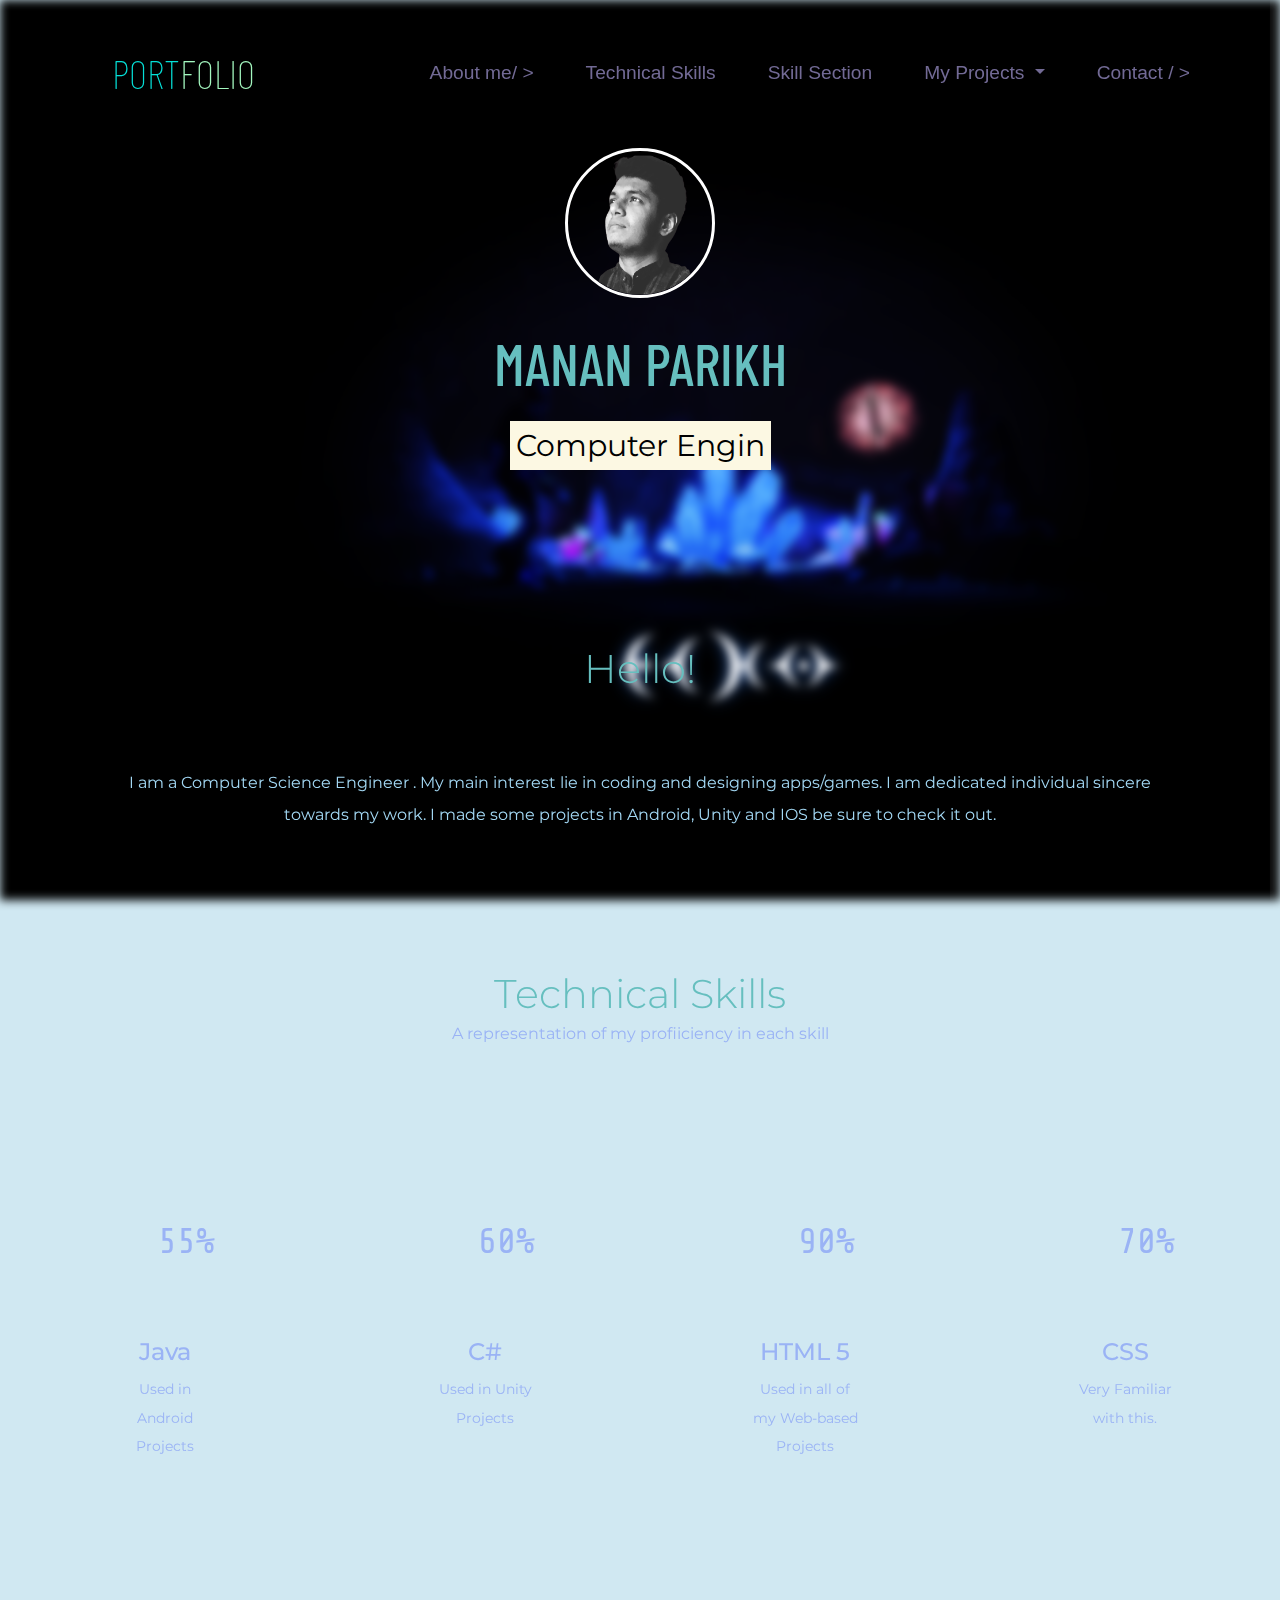
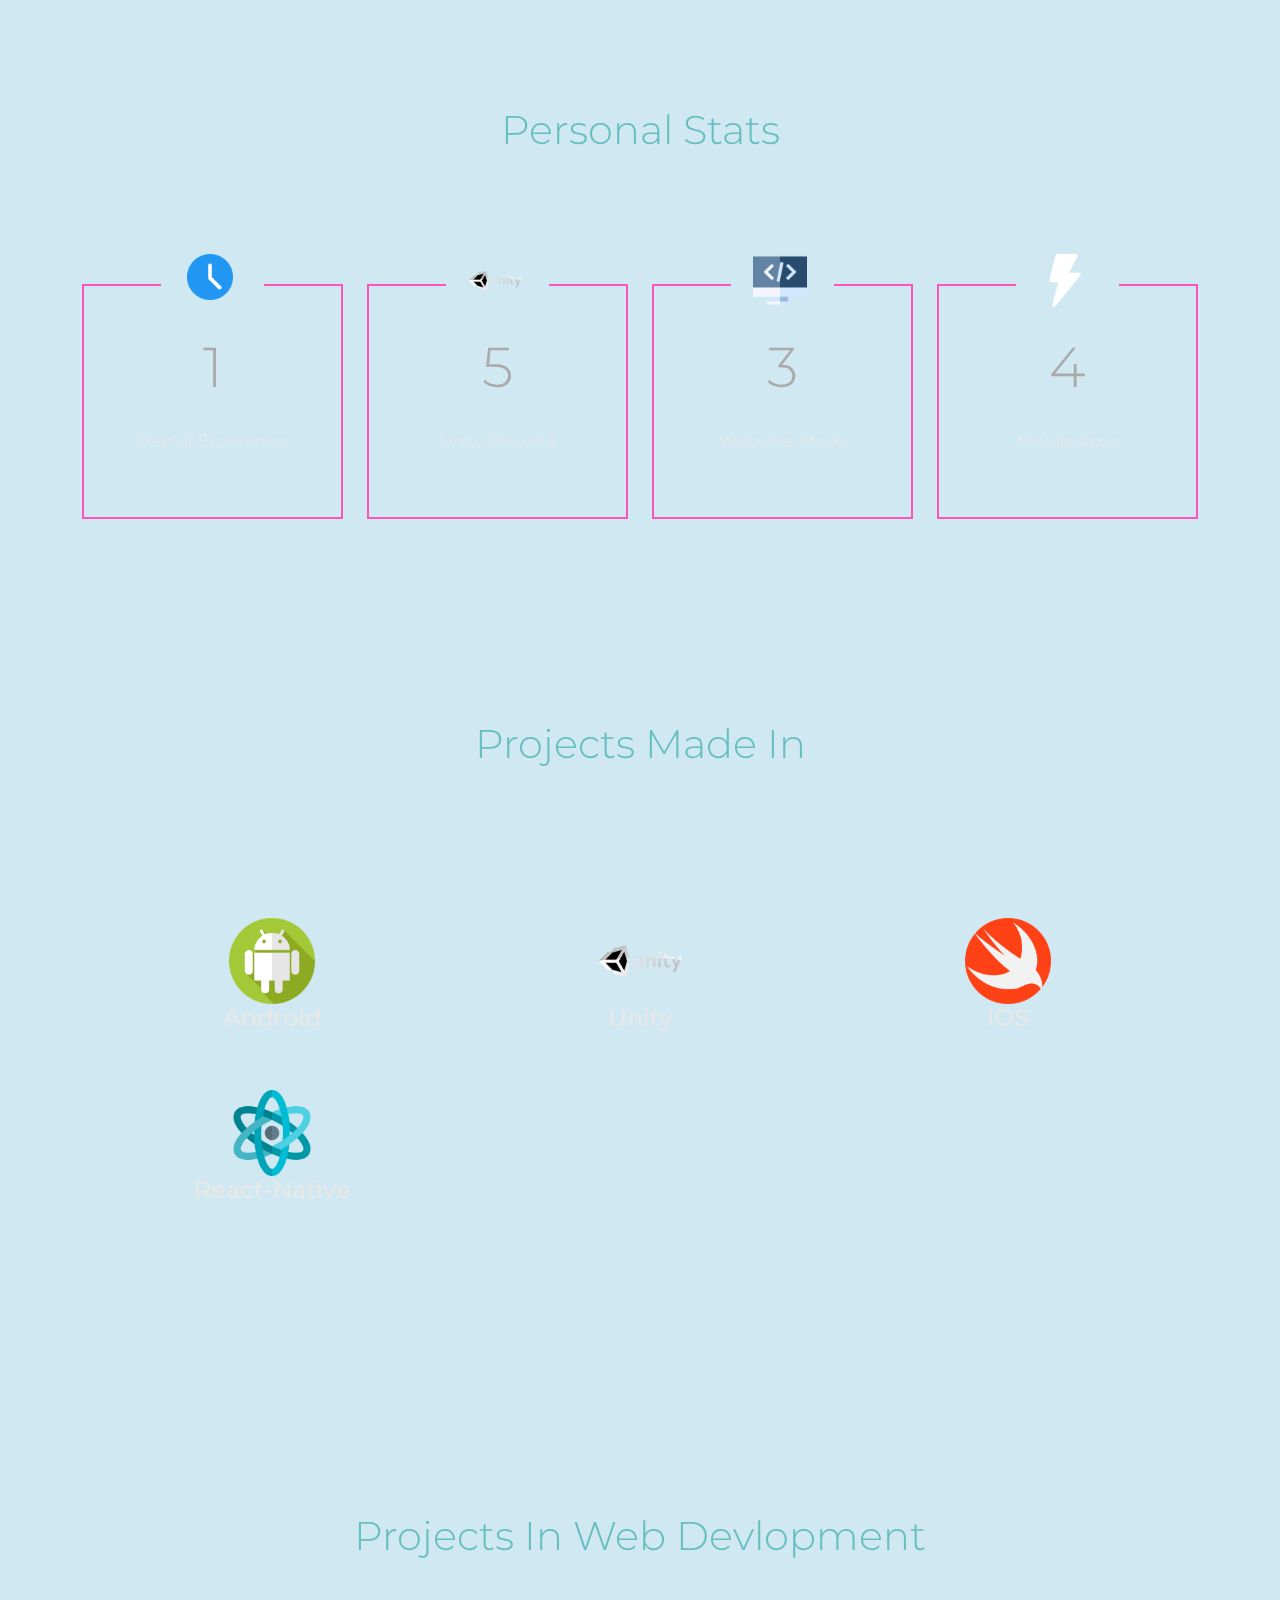
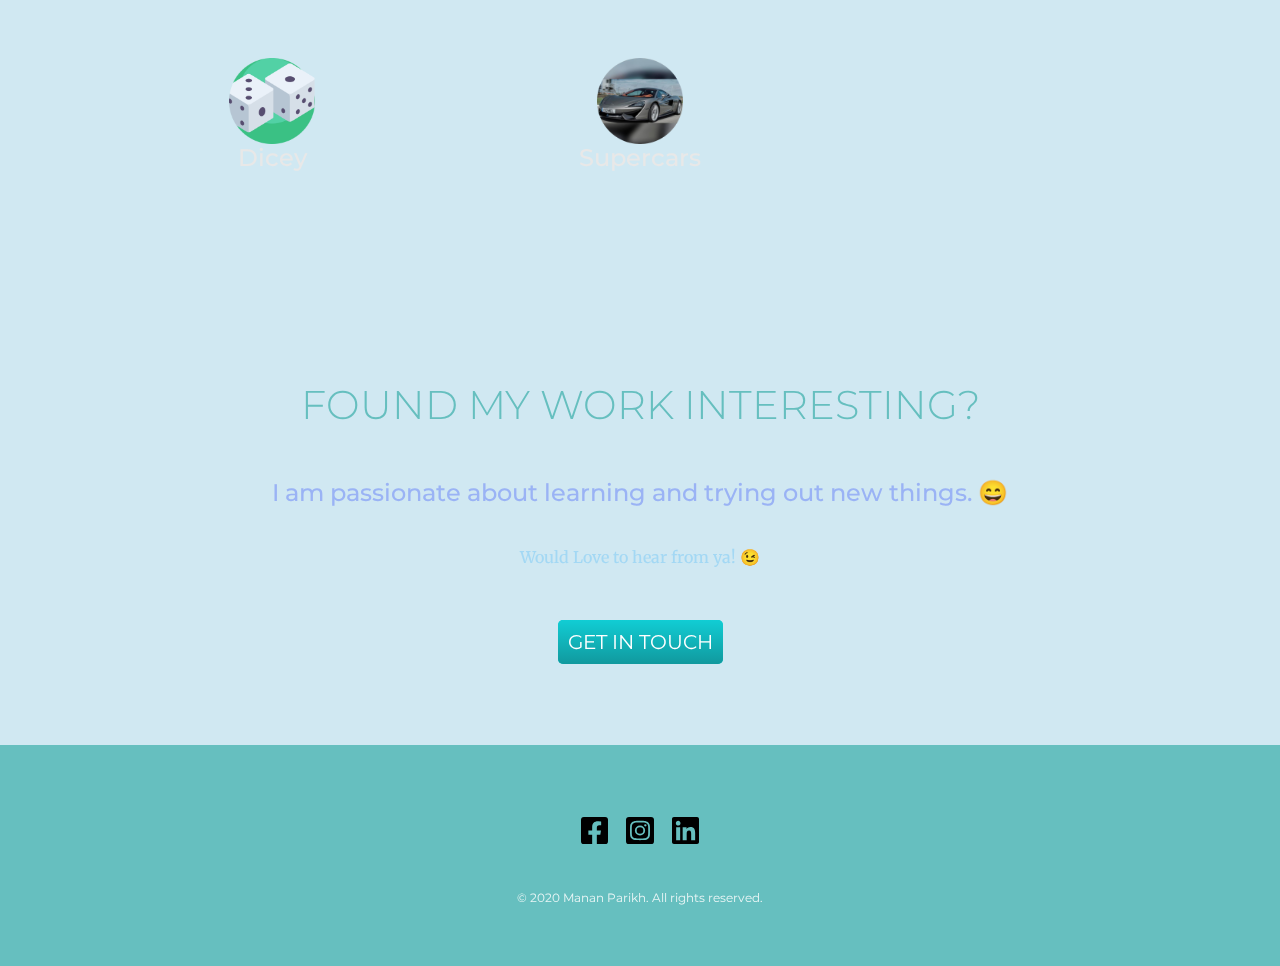
<file: index.html>
<html>
<head>
  <meta charset="UTF-8">
  <meta name="viewport" content="width=device-width, initial-scale=1.0">
  <title>Manan Parikh</title>
  <link rel="stylesheet" href="css/bootstrap.min.css">
    <link rel="stylesheet" href="css/styles.css">
    <link rel="stylesheet" href="css/owl.carousel.min.css">
  <link rel="icon" href="favicon.ico">


</head>
<body>

    <div class="style">

<div id="progressbar"></div>
<div id="scrollpath"></div>
  <section class="container-fluid" >



  <nav class="navbar  navbar-expand-lg  navbar-dark  " style="">

<a class="navbar-brand mb-0 ms-5 brand1" href="#" style="color:#a3f7bf;"><span>PORT</span>FOLIO</a>
    <button class="navbar-toggler" type="button" data-bs-toggle="collapse" data-bs-target="#navbarSupportedContent" aria-controls="navbarSupportedContent" aria-expanded="false" aria-label="Toggle navigation">
      <span class="navbar-toggler-icon"></span>
    </button>

    <div class="collapse navbar-collapse" id="navbarSupportedContent">
    <ul class="navbar-nav   ms-auto ">
        <li class="nav-item ">
            <a class="nav-link" href="#about" style="color:#726a95;">About me/ &gt</a>
        </li>
        <li class="nav-item ">
            <a class="nav-link" href="#skills1" style="color:#726a95;">Technical Skills</a>
        </li>
        <li class="nav-item ">
            <a class="nav-link" href="#skillsect" style="color:#726a95;">Skill Section</a>
        </li>
        <li class="nav-item dropdown">
         <a class="nav-link dropdown-toggle" href="" id="navbarDropdown" role="button" data-bs-toggle="dropdown" aria-expanded="false" style="color:#726a95;">
           My Projects
         </a>
         <ul class="dropdown-menu" aria-labelledby="navbarDropdown">
           <li><a class="dropdown-item" href="android.html" style="color:#4c4c4c;">Android Projects</a></li>
           <li><hr class="dropdown-divider"></li>
           <li><a class="dropdown-item" href="gamedev.html" style="color:#4c4c4c;">Unity Projects</a></li>
           <li><hr class="dropdown-divider"></li>
           <li><a class="dropdown-item" href="iosdev.html" style="color:#4c4c4c;">IOS Projects</a></li>
           <li><hr class="dropdown-divider"></li>
           <li><a class="dropdown-item" href="react-native.html" style="color:#4c4c4c;">React-Native </a></li>
         </ul>
       </li>

        <li class="nav-item ">
            <a class="nav-link" href="#contactme1" style="color:#726a95;">Contact / &gt</a>
        </li>
    </ul>
    </div>
  </nav>
  <img src="images/headpro1.png" alt="manan-parikh" width="15%" class="profile">


  <h1 class="head " style="">MANAN PARIKH </h1>
<span>
      <h2 style="" id="title2"><mark></mark></h2>
</span>
      <hr>
      <div id="about">
      <h2 style=" font-size: 40px;" >Hello!</h2>
      <br>
        <p class="about-info">I am a Computer Science Engineer .
          My main interest lie in coding and designing apps/games. I am dedicated individual sincere towards my work.
           I made some projects in Android, Unity and IOS be sure to check it out.

      </p>
      </div>



</section>
<hr>
  </div>
  <div class="skills1" id="skills1">
    <h2 class="tech">Technical Skills</h2>
    <p>A representation of my profiiciency in each skill</p>

<div class="row" >
  <div class="owl-carousel owl-theme ">
      <div class="skill"><span class="chart" data-percent="55%"><span class="percent">55</span>
<canvas id="canvas" width="152" height="152"></canvas>
      </span>
      <h4>Java</h4>
      <p>Used in Android Projects</p>
</div>
<div class="skill"><span class="chart" data-percent="50%"><span class="percent">60</span>
<canvas id="canvas" width="152" height="152"></canvas>
</span>
<h4>C#</h4>
<p>Used in Unity Projects</p>
</div>
<div class="skill"><span class="chart" data-percent="90%"><span class="percent">90</span>
<canvas id="canvas" width="152" height="152"></canvas>
</span>
<h4>HTML 5</h4>
<p>Used in all of my Web-based Projects</p>
</div>

    <div class="skill"><span class="chart" data-percent="70%"><span class="percent">70</span>
<canvas id="canvas" width="152" height="152"></canvas>
    </span>
    <h4>CSS</h4>
    <p>Very Familiar with this.</p>
</div>
<div class="skill"><span class="chart" data-percent="45%"><span class="percent">45</span>
<canvas id="canvas" width="152" height="152"></canvas>
</span>
<h4>IOS</h4>
<p>Used in Swift/IOS Projects</p>
</div>
<div class="skill"><span class="chart" data-percent="25%"><span class="percent">25</span>
<canvas id="canvas" width="152" height="152"></canvas>
</span>
<h4>React-Native</h4>
<p>Used for both Android as well as IOS projects</p>
</div>
</div>
  </div>
</div>
</div>

<div id="skillsect">


<h2 class="tech">Personal Stats</h2>

<div class="statsSection" id="stats">
  <div class="container">
    <div class="row">
      <div class="col-md-3 col-sm-6">
        <div class="squareItem">
          <div class="squareInner">
            <div class="squareIcon">
<img src="images/clock.png" alt="android" width="30%">
            </div>
            <div class="squareContent projtext projmade">
              <h3 >1</h3>
              <h4 >Year of Experience</h4></a>
            </div>
          </div>


        </div>

      </div>
      <div class="col-md-3 col-sm-6">
        <div class="squareItem">
          <div class="squareInner">
            <div class="squareIcon">
<img src="images/unity.png" style="filter: invert(1);" alt="android" width="35%">
            </div>
            <div class="squareContent projtext projmade">
              <a href="#skillset"><h3 id="counter">5</h3>
              <h4 >Unity Projects</h4></a>
            </div>
          </div>


        </div>

      </div>
      <div class="col-md-3 col-sm-6">
        <div class="squareItem">
          <div class="squareInner">
            <div class="squareIcon">
<img src="images/programming.png" alt="android" width="35%">
            </div>
            <div class="squareContent projtext projmade">
            <a href="#webset">  <h3>3</h3>
              <h4> Websites Made</h4></a>
            </div>
          </div>


        </div>

      </div>
      <div class="col-md-3 col-sm-6">
        <div class="squareItem">
          <div class="squareInner">
            <div class="squareIcon">
<img src="images/flash.png" style="filter:invert(1)" alt="android" width="35%">
            </div>
            <div class="squareContent projtext projmade">
            <a href="#skillset"><h3 >4</h3>
              <h4>Mobile Apps</h4></a>
            </div>
          </div>


        </div>

      </div>
    </div>
  </div>
</div>
</div>

<hr>


    <div class="project">
      <h2 class="skillset"id="skillset">Projects Made In</h2>
    </div>
<div id="features" >

<div class="row" >
<div class="col-lg-4 col-md-6 col1 " >
  <div class="projmade">
<a href="android.html" class="projtext"><img src="images/android.png" alt="android" width="25%">
<h3 class="projtext">Android</h3></a>
</div></div>
<div class="col-lg-4 col-md-6 col1 " >
<div class="projmade">
<a href="gamedev.html" class="projtext"><img src="images/unity.png" style="filter: invert(1);" alt="unity" width="25%" >
<h3 class="projtext">Unity</h3></a>
</div></div>
<div class="col-lg-4 col-md-6 col1" >
  <div class="projmade">
<a href="iosdev.html" class="projtext"> <img src="images/swift.png" alt="swift-ios" width="25%">
<h3 class="projtext">IOS</h3></a>
</div>
</div>

  <div class="col-lg-4 col-md-6 col1" >
  <div class="projmade">
<a href="react-native.html" class="projtext"> <img src="reactimg/react-native.png" alt="swift-ios" width="25%">
<h3 class="projtext">React-Native</h3></a>
</div>
</div>

</div>
<hr>
<br>
<br>
<div class="skills">
  <h2 class="skillset"id="webset">Projects In Web Devlopment</h2>
</div>
<br>
<br>
<div class="row">
  <div class="col-lg-4">
    <div class="projmade">
    <a href="https://manan50.github.io/diceGame/" class="projtext"> <img src="images/dice.png" alt="Dicey" width="25%">
    <h3 class="projtext">Dicey</h3></a>
    </div>
  </div>
    <div class="col-lg-4 col-md-6 col1">
    <div class="projmade">
    <a href=" https://manan50.github.io/Supercars/" class="projtext"> <img src="images/supercarround.png" alt="SuperCars" width="25%">
    <h3 class="projtext">Supercars</h3></a>
    </div>
  </div>
</div>
</div>


<div class="" >
  <h2 style="font-size: 40px;" class="connect">FOUND MY WORK INTERESTING?</h2>
 <h4 class="getintouch">I am passionate about learning and trying out new things. 😄</h4>
  <h6 class="contact-msg"> Would Love to hear from ya! 😉</h6>
  <a class="butn" href="contacts.html" id="contactme1" style="color: #ffffff; font-family: 'Montserrat', sans-serif">GET IN TOUCH</a>
</div>

<br>
<br>
<div class="social-media">
<a href="https://www.facebook.com/manan.parikh.125/"><img src="images/facebook.svg" width="27.5rem" style="margin: 20px 7px;" class="network"></a>
<a href="https://www.instagram.com/manan_parikh_/"><img src="images/instagram.svg" width="27.5rem" style="margin: 20px 7px;" class="network1"></a>
<a href="https://www.linkedin.com/in/manan-parikh-3a6410182/"><img src="images/linkedin.svg" width="27.5rem" style="margin: 20px 7px;" class="network"></a>


<p class="copyright">© 2020 Manan Parikh. All rights reserved.</p>
</div>

<script src="https://ajax.googleapis.com/ajax/libs/jquery/3.5.1/jquery.min.js"></script>
<script src="personal-js/typed.min.js" charset="utf-8"></script>
<script src="personal-js/index.js" charset="utf-8"></script>
<script src="personal-js/owl.carousel.min.js" charset="utf-8"></script>
<script src="personal-js/jquery.easypiechart.min.js" charset="utf-8"></script>
<script src="https://cdn.jsdelivr.net/npm/bootstrap@5.0.0-beta1/dist/js/bootstrap.bundle.min.js" integrity="sha384-ygbV9kiqUc6oa4msXn9868pTtWMgiQaeYH7/t7LECLbyPA2x65Kgf80OJFdroafW" crossorigin="anonymous"></script>
</body>
</html>
</file>
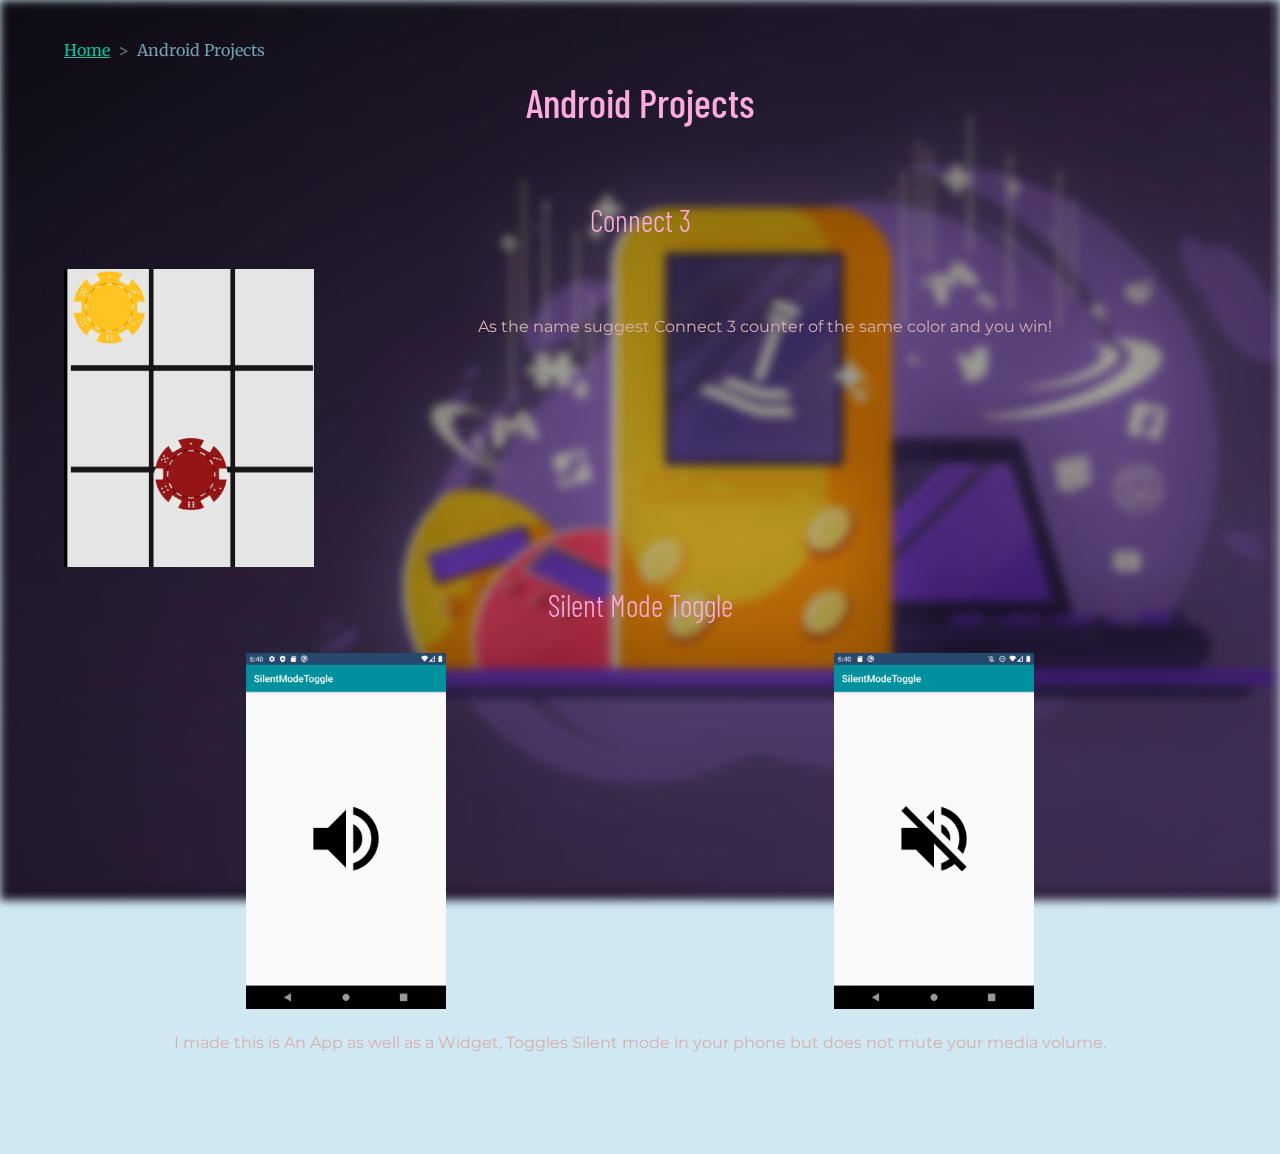
<file: android.html>
<!DOCTYPE html>
<html lang="en">
<head>
  <meta charset="UTF-8">
  <meta name="viewport" content="width=device-width, initial-scale=1.0">
  <meta http-equiv="X-UA-Compatible" content="ie=edge">
  <title>Android Developer</title>
  <link rel="stylesheet" href="css/bootstrap.min.css">
    <link rel="stylesheet" href="css/styles.css">
    <link rel="icon" href="androidfavicon.ico">
</head>
<body>
<div class="bg androidsec" >
  <div id="progressbar"></div>
  <div id="scrollpath"></div>
<section class="container-fluid " >
<nav style="--bs-breadcrumb-divider: '>';" aria-label="breadcrumb">
<ol class="breadcrumb">
  <li class="breadcrumb-item"><a href="index.html" style="color: #03c4a1;">Home</a></li>
  <li class="breadcrumb-item active" aria-current="page" style="color: #709fb0;">Android Projects</li>
</ol>
</nav >
<h1>Android Projects</h1>
<br>
<br>
<div class="row">
  <div class="col-lg-12 col-md-5 col-sm-4">
    <h2 class=" ">Connect 3</h2>
    <img src="androidimages/connect3.png" alt="Connect3" class="connect3" id="connect">
    <br>
    <br>
    <p>As the name suggest Connect 3 counter of the same color and you win!</p>
    <br><br>
  </div>
  </div>
  <div class="row">
    <h2>Silent Mode Toggle</h2>
    <div class="col-lg-6 col-md-6 col-sm-4 silent_images" >
      <img src="androidimages/silentmodeoff.png" alt="volume_off" id="silent">

    </div>
    <div class="col-lg-6 col-md-6 col-sm-4 silent_images">
      <img src="androidimages/silenmodeon.png" alt="volume_on"  id="silent">
    </div>

  </div>
  <br>
  <p>I made this is An App as well as a Widget, Toggles Silent mode in your phone
  but does not mute your media volume.</p>
  <br><br>



</section >
</div >



<script type="text/javascript">
let progress = document.getElementById('progressbar');
let totHeight = document.body.scrollHeight - window.innerHeight;
window.onscroll = function(){
  let progressHeight = (window.pageYOffset / totHeight) * 100;
  progress.style.height = progressHeight + "%";
}
</script>
<script src="https://cdn.jsdelivr.net/npm/bootstrap@5.0.0-beta1/dist/js/bootstrap.bundle.min.js" integrity="sha384-ygbV9kiqUc6oa4msXn9868pTtWMgiQaeYH7/t7LECLbyPA2x65Kgf80OJFdroafW" crossorigin="anonymous"></script>
</body>
</html>
</file>
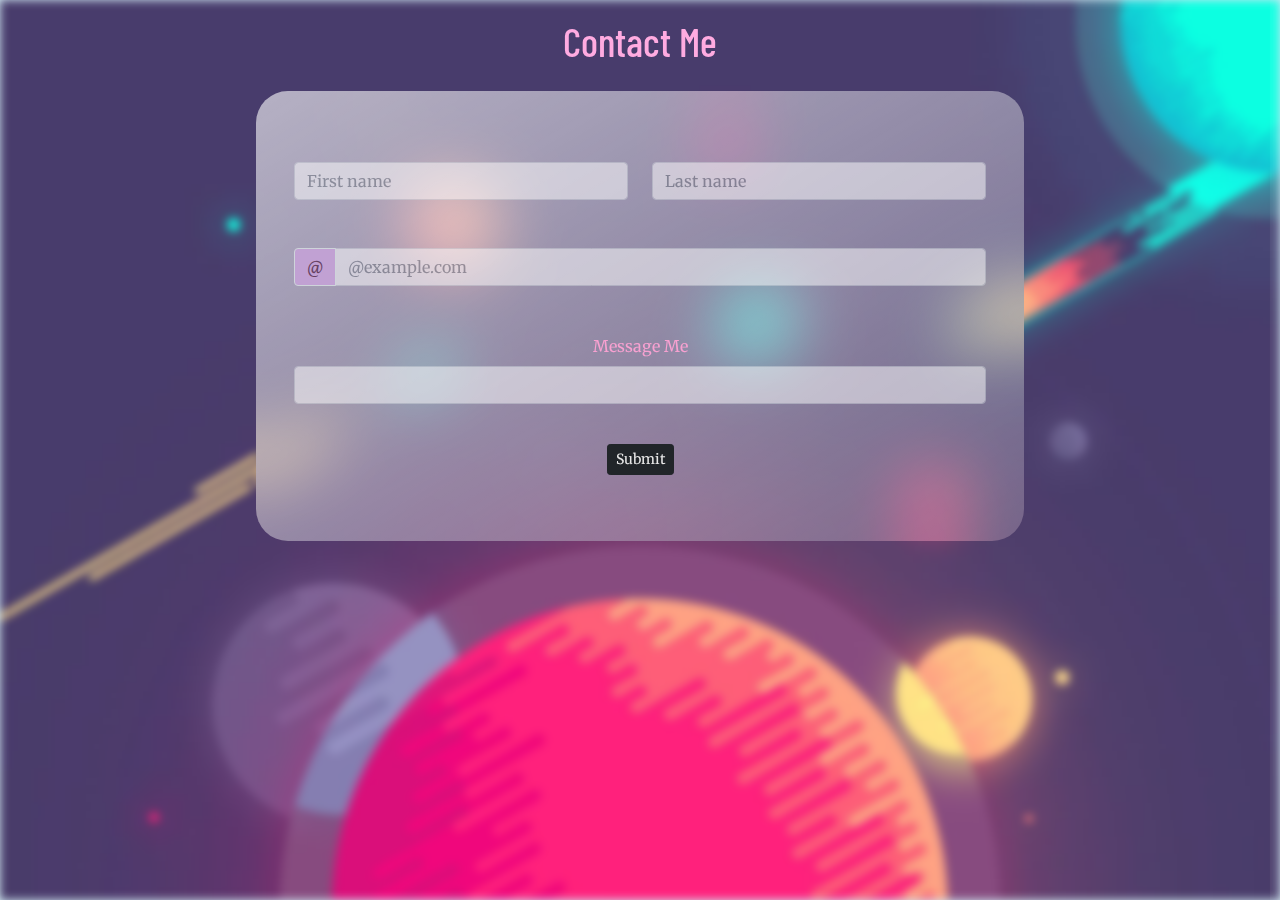
<file: contacts.html>
<!DOCTYPE html>
<html lang="en">
<head>
  <meta charset="UTF-8">
  <meta name="viewport" content="width=device-width, initial-scale=1.0">
  <meta http-equiv="X-UA-Compatible" content="ie=edge">
  <title>Contact Me</title>
  <link rel="stylesheet" href="css/bootstrap.min.css">
  <link rel="stylesheet" href="css/styles.css">
  <link rel="icon" href="contact me.ico">

</head>
<body style="" class="contact-background">
  <div id="progressbar"></div>
  <div id="scrollpath"></div>
  <h1 style="color: #ffabe1; font-family: 'Barlow Condensed', sans-serif; line-height: 5.2rem;">Contact Me</h1>
  <div class="fluid1">
  <div class="glasseff">
    <br>
    <br>
<section class="container-fluid ">


<form class="submit" name="my_form" action="https://getform.io/f/108e8e04-ebea-4e1e-8bda-888a2a25d5cf" method="POST" enctype="multipart/form-data">
  <div class="row">
    <div class="col-sm-6">
      <input type="text" name="first-name" class="form-control" placeholder="First name" aria-label="First name">
    </div>
    <div class="col-sm-6">
      <input type="text" name="last-name"   class="form-control" placeholder="Last name" aria-label="Last name">
    </div>

  </div>
  <br><br>
  <div class="input-group">
    <span class="input-group-text" style="color: #654062 ; background-color: #c1a1d3" id="inputGroupPrepend">@</span>
<input type="email" name="email" class="form-control" id="email-id" placeholder="@example.com">
</div>
  <br>
  <br>

<div class="mb-3">
  <label for="text-area" class="form-label" style="color: #f8a1d1;">Message Me</label>
  <input type="text" name="text_message" class="form-control text-area" id="text-area" maxlength="1000" >
</div >
<br>
<button type="submit" value="Submit"  style="color: #e8e8e8;" class="btn btn-sm btn-dark">Submit</button>
</form>
</section>
</div>
</div>

<br>






<script type="text/javascript">
let progress = document.getElementById('progressbar');
let totHeight = document.body.scrollHeight - window.innerHeight;
window.onscroll = function(){
  let progressHeight = (window.pageYOffset / totHeight) * 100;
  progress.style.height = progressHeight + "%";
}
</script>
  <script src="https://cdn.jsdelivr.net/npm/bootstrap@5.0.0-beta1/dist/js/bootstrap.bundle.min.js" integrity="sha384-ygbV9kiqUc6oa4msXn9868pTtWMgiQaeYH7/t7LECLbyPA2x65Kgf80OJFdroafW" crossorigin="anonymous"></script>

</body>
</html>
</file>
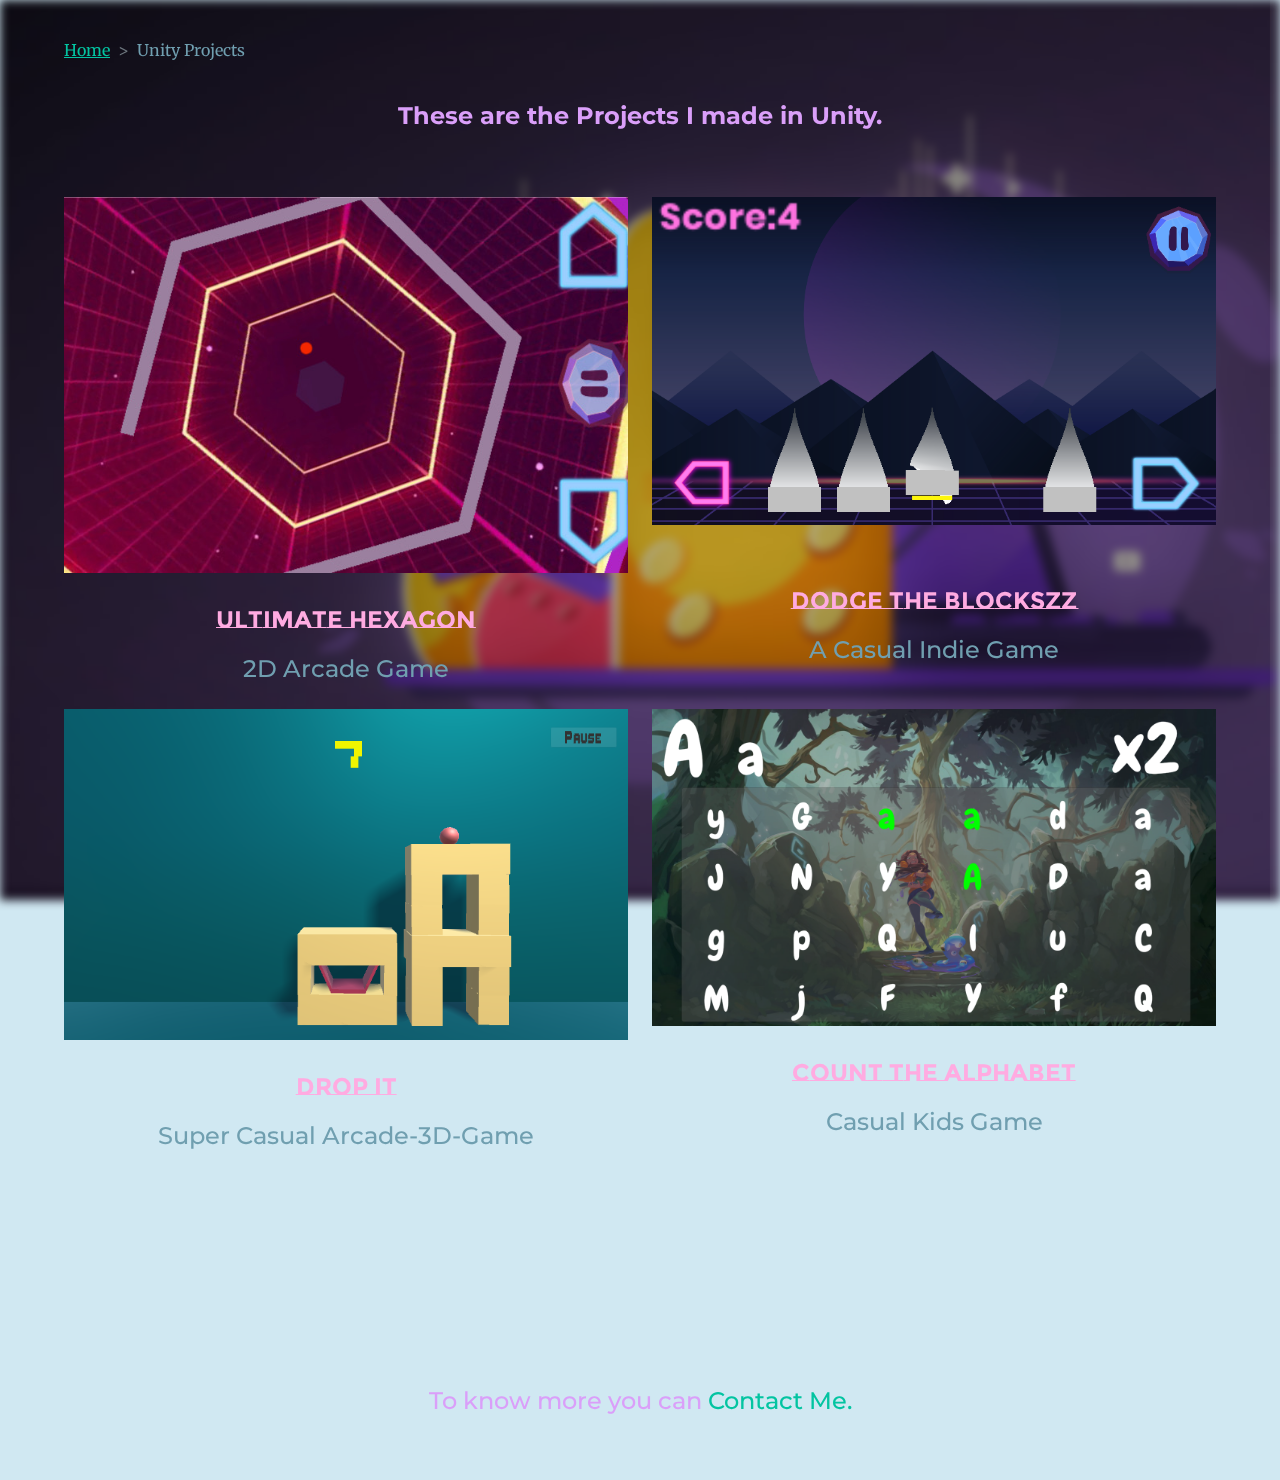
<file: gamedev.html>
<!DOCTYPE html>
<html lang="en">
<head>
  <meta charset="UTF-8">
  <meta name="viewport" content="width=device-width, initial-scale=1.0">
  <meta http-equiv="X-UA-Compatible" content="ie=edge">
  <title>Developed Games</title>
  <link rel="stylesheet" href="css/bootstrap.min.css">
    <link rel="stylesheet" href="css/styles.css">
    <link rel="icon" href="unity.ico">
</head>
<body>
  <div class="bg">

    <div id="progressbar"></div>
    <div id="scrollpath"></div>
<section class="container-fluid">
  <nav style="--bs-breadcrumb-divider: '>';" aria-label="breadcrumb">
    <ol class="breadcrumb">
      <li class="breadcrumb-item"><a href="index.html" style="color: #03c4a1;">Home</a></li>
      <li class="breadcrumb-item active" aria-current="page" style="color: #709fb0;">Unity Projects</li>
    </ol>
  </nav>
  <br>
  <h3 style="text-align:center; color: #da9ff9; font-weight:bold">These are the Projects I made in Unity.<h3>
    <br>
    <br>

  <div class="row">
  <div class="col-lg-6 col-md-5 col-sm-6 ">

      <img src="images/hexagon.jpeg" class="d-block w-100" alt="...">
      <br>

      <h5 style="color: #ffabe1; font-family: 'Montserrat Subrayada', sans-serif; line-height: 2.2rem; font-weight:bold;">Ultimate Hexagon</h5>
          <p style="color: #709fb0;">  2D Arcade Game</p>

    </div>
    <div class="col-lg-6 col-md-5 col-sm-6 ">

        <img src="images/dodgeblock.png" class="d-block w-100" alt="...">
        <br>
        <br>
        <h5 style="color: #ffabe1; font-family: 'Montserrat Subrayada', sans-serif; line-height: 2.2rem; font-weight:bold;">Dodge the Blockszz</h5>
            <p style="color: #709fb0;"> A Casual Indie Game</p>
      </div>
      <div class="col-lg-6 col-md-5 col-sm-6 ">

          <img src="images/dropit.png" class="d-block w-100" alt="..." >
          <br>
          <h5 style="color: #ffabe1; font-family: 'Montserrat Subrayada', sans-serif; line-height: 2.2rem; font-weight:bold;">Drop It</h5>
              <p style="color: #709fb0;">Super Casual Arcade-3D-Game</p>

        </div>
        <div class="col-lg-6 col-md-5 col-sm-6 ">
                <img src="images/Alpha-count.png" class="d-block w-100" alt="...">
                <br>
                <h5 style="color: #ffabe1; font-family: 'Montserrat Subrayada', sans-serif; line-height: 2.2rem; font-weight:bold;">Count the Alphabet</h5>
                    <p style="color: #709fb0;">Casual Kids Game</p>
              </div>


      </div>
    <hr>
      <p style="text-align:center; color: #da9ff9;">To know more you can <a href="contacts.html" style="color: #03c4a1; text-decoration:none;"> Contact Me.</p>



      </section>

    </div>















    <script type="text/javascript">
    let progress = document.getElementById('progressbar');
    let totHeight = document.body.scrollHeight - window.innerHeight;
    window.onscroll = function(){
      let progressHeight = (window.pageYOffset / totHeight) * 100;
      progress.style.height = progressHeight + "%";
    }
    </script>
  <script src="https://cdn.jsdelivr.net/npm/bootstrap@5.0.0-beta1/dist/js/bootstrap.bundle.min.js" integrity="sha384-ygbV9kiqUc6oa4msXn9868pTtWMgiQaeYH7/t7LECLbyPA2x65Kgf80OJFdroafW" crossorigin="anonymous"></script>
</body>
</html>
</file>
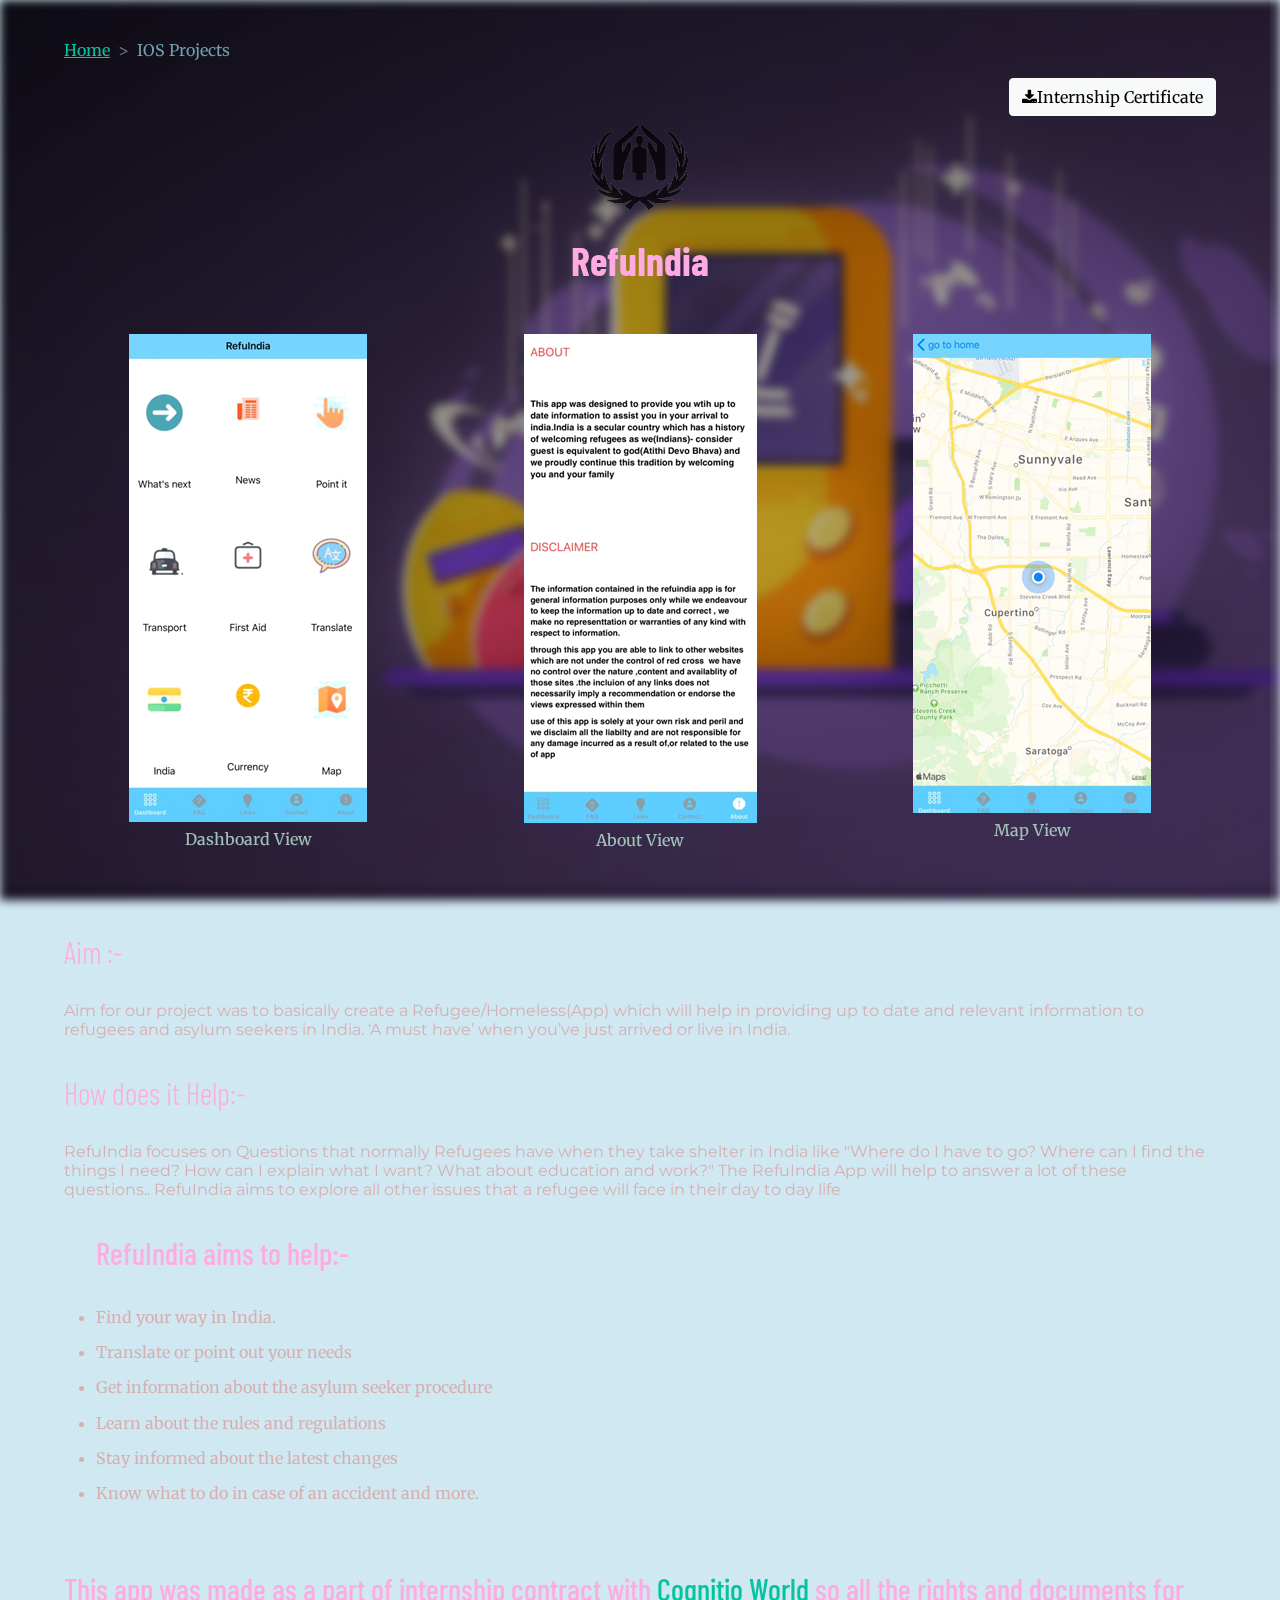
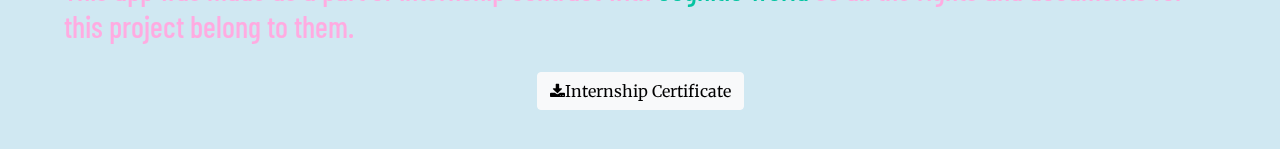
<file: iosdev.html>
<!DOCTYPE html>
<html lang="en">
<head>
  <meta charset="UTF-8">
  <meta name="viewport" content="width=device-width, initial-scale=1.0">
  <meta http-equiv="X-UA-Compatible" content="ie=edge">
  <title>Ios Developer</title>
  <link rel="stylesheet" href="css/bootstrap.min.css">
    <link rel="stylesheet" href="css/styles.css">
    <link rel="stylesheet" href="https://cdnjs.cloudflare.com/ajax/libs/font-awesome/4.7.0/css/font-awesome.min.css">
    <link rel="icon" href="iosfavicon.ico">


</head>
<body class="bg">
  <div id="progressbar"></div>
  <div id="scrollpath"></div>
  <section class="container-fluid">
    <nav style="--bs-breadcrumb-divider: '>';" aria-label="breadcrumb">
      <ol class="breadcrumb">
        <li class="breadcrumb-item"><a href="index.html" style="color: #03c4a1;">Home</a></li>
        <li class="breadcrumb-item active" aria-current="page" style="color: #709fb0;">IOS Projects</li>
      </ol>
    </nav>
    <form class="getdocument" action="iosimages/ios dev certificate.jpg" method="get">
      <button class="btn btn-light"><i class="fa fa-download"></i>Internship Certificate</button>
    </form>
    <img src="iosimages/refuindia.png" alt="refuindia" style="opacity:0.7; " id="refuimg">
<h1 style="color: #ffabe1; font-family: 'Barlow Condensed', sans-serif; line-height: 5.2rem; font-weight:bolder">RefuIndia</h1>

<br>

<div class="row iosimgs">
  <div class="col-lg-4 col-md-6 " >
  <img src="iosimages/ios proj1.png" alt="Dashboard View" >
  <h6 style="">Dashboard View</h6>
  </div>
  <div class="col-lg-4 col-md-6 " >
  <img src="iosimages/iosproj2.png" alt="About View">
  <h6 style="">About View</h6>
  </div>
  <div class="col-lg-4" >
  <img src="iosimages/mapview.png" alt="Map View" >
  <h6 style="">Map View</h6>
  </div>
  </div>
  <br>

  <br>
  <div class="info">
    <div class="aim">
  <h2 style="">Aim :-</h2>
  <p style="" >Aim for our project was to basically create a Refugee/Homeless(App) which will help in  providing up to date and relevant information to refugees and asylum seekers in India.
     ‘A must have’ when you’ve just arrived or live in India.</p>
</div>
<div class="workings">
  <h2 style="">How does it Help:-</h2>
<p>RefuIndia focuses on Questions that normally Refugees have when they take shelter in India like "Where do I have to go? Where can I find the things I need? How can I explain what I want? What about education and work?" The RefuIndia App will help to answer a lot of these questions.. RefuIndia aims to explore all other issues that a refugee will face in their day to day life
</p>
<ul>
  <h6 style="color: #ffabe1;font-family: 'Barlow Condensed', sans-serif; font-size: 1.9rem; padding: 20px 0px;">RefuIndia aims to help:-</h6>
  <li>Find your way in India.</li>
  <li>Translate or point out your needs</li>
  <li>Get information about the asylum seeker procedure </li>
  <li>Learn about the rules and regulations</li>
  <li>Stay informed about the latest changes</li>
  <li>Know what to do in case of an accident and more.</li>
</ul>
<br>
<h6 style="color: #ffabe1;font-family: 'Barlow Condensed', sans-serif; font-size: 1.9rem; padding: 20px 0px;">This app was made as a part of internship contract with
  <a href="https://www.cognitioworld.com/" style="color: #03c4a1; text-decoration:none;">Cognitio World</a>
  so all the rights and documents for this project belong to them.</h6>


</div>
</div>
<form class="" action="iosimages/ios dev certificate.jpg" method="get">
  <button class="btn btn-light"><i class="fa fa-download"></i>Internship Certificate</button>
</form>





</section>


<script>let progress = document.getElementById('progressbar');
let totHeight = document.body.scrollHeight - window.innerHeight;
window.onscroll = function(){
  let progressHeight = (window.pageYOffset / totHeight) * 100;
  progress.style.height = progressHeight + "%";
}</script>
<script src="https://cdn.jsdelivr.net/npm/bootstrap@5.0.0-beta1/dist/js/bootstrap.bundle.min.js" integrity="sha384-ygbV9kiqUc6oa4msXn9868pTtWMgiQaeYH7/t7LECLbyPA2x65Kgf80OJFdroafW" crossorigin="anonymous"></script>
</body>
</html>
</file>
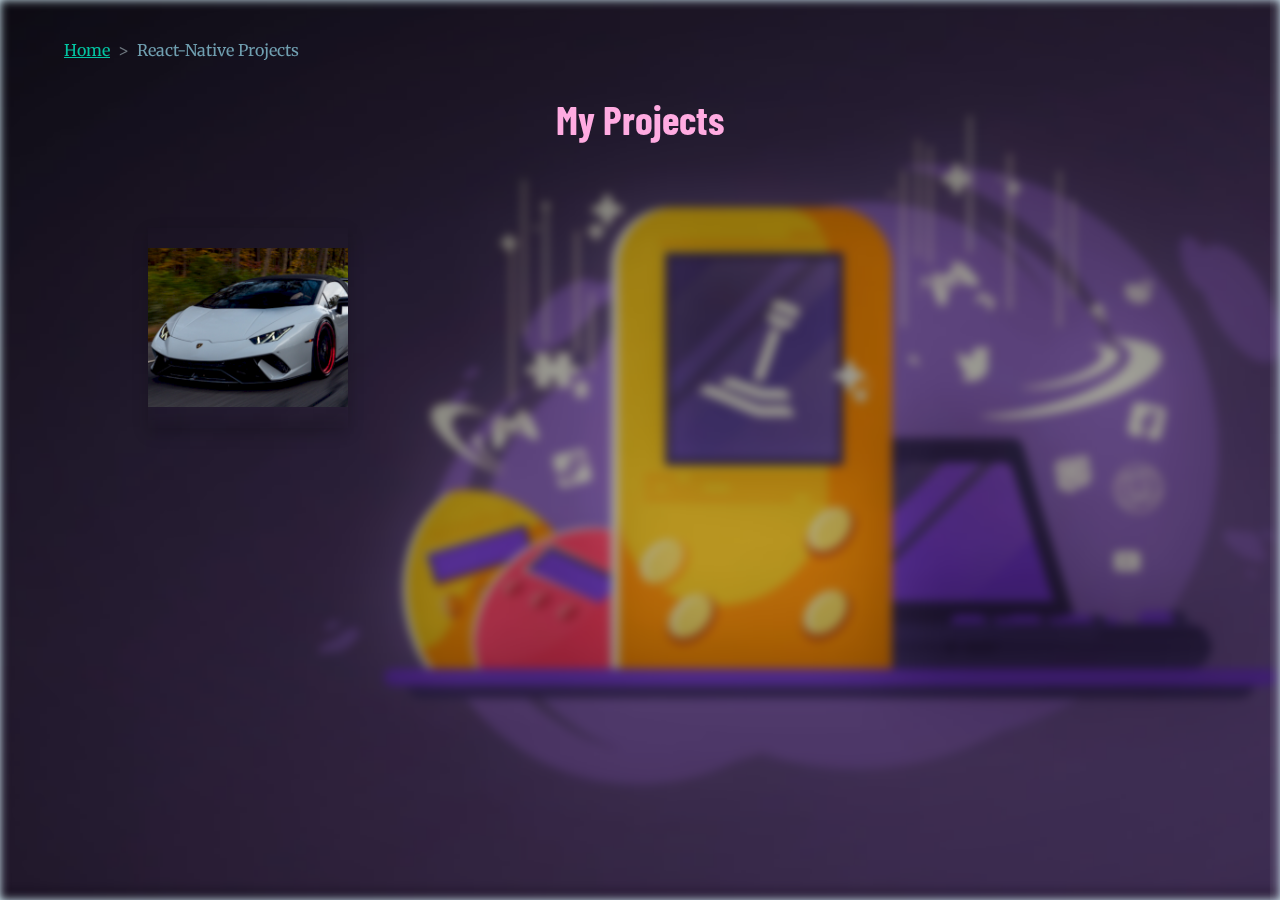
<file: react-native.html>
<!DOCTYPE html>
<html lang="en">
<head>
  <meta charset="UTF-8">
  <meta name="viewport" content="width=device-width, initial-scale=1.0">
  <meta http-equiv="X-UA-Compatible" content="ie=edge">
  <title>Supercar</title>
  <link rel="stylesheet" href="css/bootstrap.min.css">
    <link rel="stylesheet" href="css/styles.css">
    <link rel="stylesheet" href="https://cdnjs.cloudflare.com/ajax/libs/font-awesome/4.7.0/css/font-awesome.min.css">
    <link rel="icon" href="reactimg/reacticon.ico">


</head>
<body class="bg" id="react-native">
  <div id="progressbar"></div>
  <div id="scrollpath"></div>
  <section class="container-fluid">
    <nav style="--bs-breadcrumb-divider: '>';" aria-label="breadcrumb">
      <ol class="breadcrumb">
        <li class="breadcrumb-item"><a href="index.html" style="color: #03c4a1;">Home</a></li>
        <li class="breadcrumb-item active" aria-current="page" style="color: #709fb0;">React-Native Projects</li>

      </ol>
    </nav>
    <h1 class="header1">My Projects</h1>
    <br>
    <br>
    <div class="row">
      <div class="col-lg-4 col-md-6 " >

      <div class="container1 ">
        <div class="card1">
          <div class="imgBx">
            <img src="reactimg/supercarappimg11.png" alt="">

          </div>
          <br>
          <div class="content">
            <div class="contentBx">
              <h3 style=""><A href="super-car.html">Super-Cars<br><span>Web-application</span></a></h3>

            </div>
          </div>
        </div>
      </div>
    </div>
    </div>





</section>


<script>let progress = document.getElementById('progressbar');
let totHeight = document.body.scrollHeight - window.innerHeight;
window.onscroll = function(){
  let progressHeight = (window.pageYOffset / totHeight) * 100;
  progress.style.height = progressHeight + "%";
}</script>
<script src="https://cdn.jsdelivr.net/npm/bootstrap@5.0.0-beta1/dist/js/bootstrap.bundle.min.js" integrity="sha384-ygbV9kiqUc6oa4msXn9868pTtWMgiQaeYH7/t7LECLbyPA2x65Kgf80OJFdroafW" crossorigin="anonymous"></script>
</body>
</html>
</file>
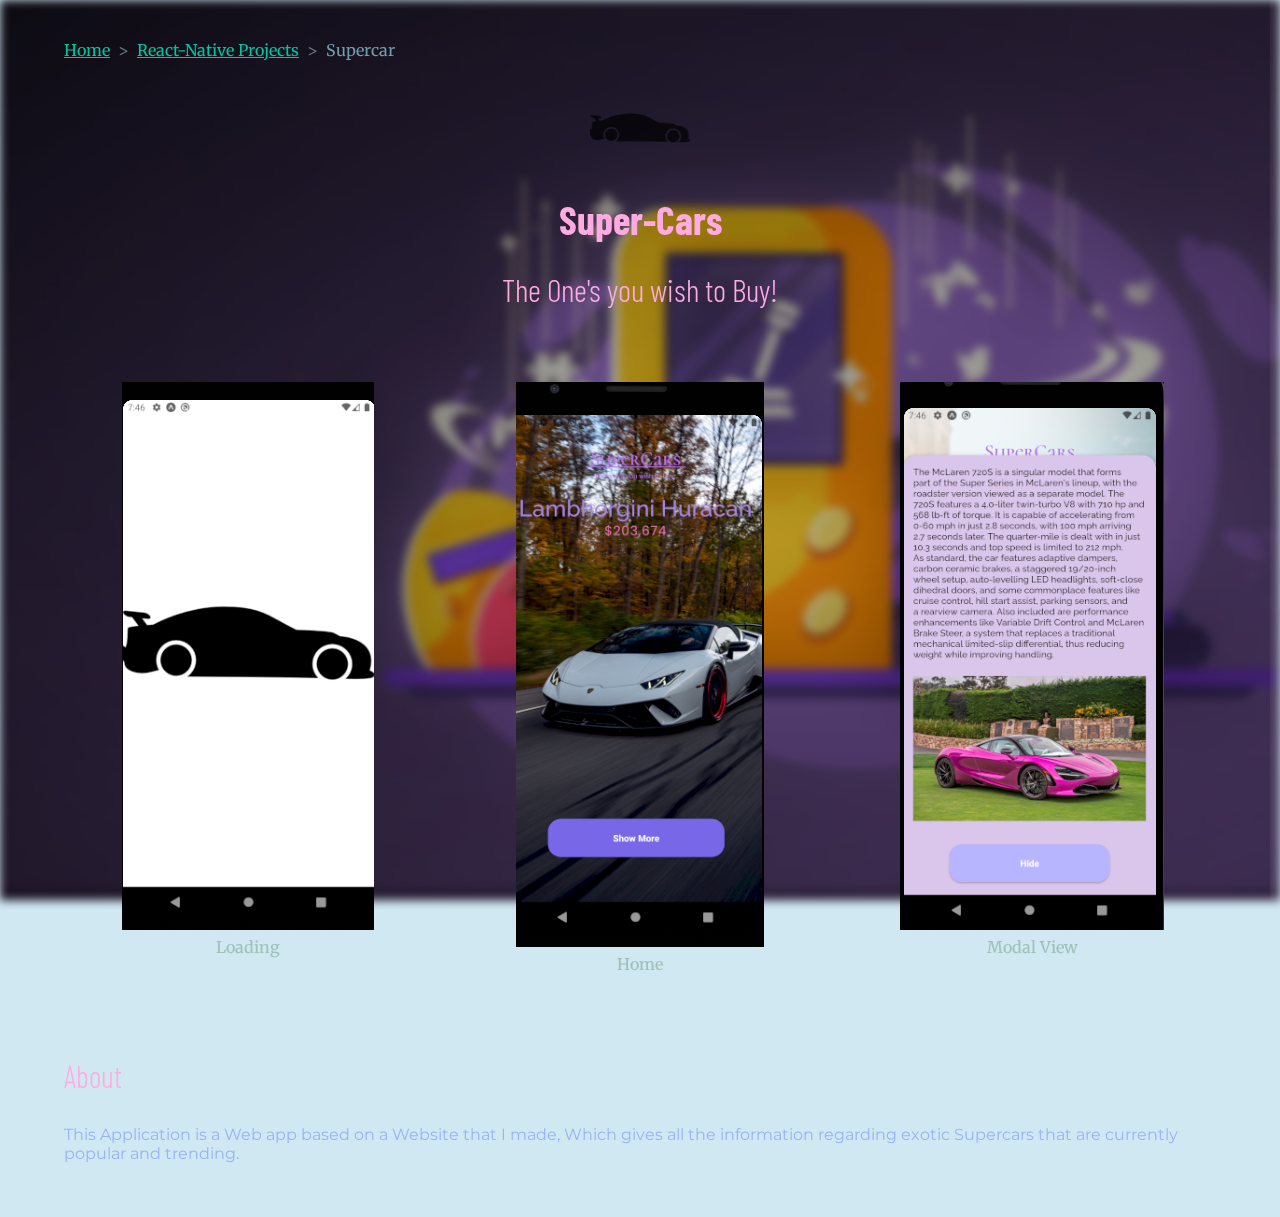
<file: super-car.html>
<!DOCTYPE html>
<html lang="en">
<head>
  <meta charset="UTF-8">
  <meta name="viewport" content="width=device-width, initial-scale=1.0">
  <meta http-equiv="X-UA-Compatible" content="ie=edge">
  <title>Supercar</title>
  <link rel="stylesheet" href="css/bootstrap.min.css">
    <link rel="stylesheet" href="css/styles.css">
    <link rel="stylesheet" href="https://cdnjs.cloudflare.com/ajax/libs/font-awesome/4.7.0/css/font-awesome.min.css">
    <link rel="icon" href="reactimg/supericon.ico">


</head>
<body class="bg" id="Supercar">
  <div id="progressbar"></div>
  <div id="scrollpath"></div>
  <section class="container-fluid">
    <nav style="--bs-breadcrumb-divider: '>';" aria-label="breadcrumb">
      <ol class="breadcrumb">
        <li class="breadcrumb-item"><a href="index.html" style="color: #03c4a1;">Home</a></li>
        <li class="breadcrumb-item"><a href="react-native.html" style="color: #03c4a1;">React-Native Projects</a></li>
        <li class="breadcrumb-item active" aria-current="page" style="color: #709fb0;">Supercar</li>
      </ol>
    </nav>
    <img src="reactimg/super-car.png" alt="super-car" style="opacity:0.7; " id="super-car">
<h1 style="color: #ffabe1; font-family: 'Barlow Condensed', sans-serif; line-height: 5.2rem; font-weight:bolder">Super-Cars</h1>
<h2 style="color: #ffabe1; font-family: 'Barlow Condensed', sans-serif;">The One's you wish to Buy!</h2>

<br>

<div class="row reactimgs">
  <div class="col-lg-4 col-md-6 " >
  <img src="reactimg/supercarapploading.png" alt="Loading" >
  <h6 style="">Loading</h6>
  </div>
  <div class="col-lg-4 col-md-6 " >
  <img src="reactimg/supercarappimg1.png" alt="Home">
  <h6 style="">Home</h6>
  </div>
  <div class="col-lg-4" >
  <img src="reactimg/supercarappimg2.png" alt="Modal view" >
  <h6 style="">Modal View</h6>
  </div>
  </div>
  <br>

  <br>
  <div class="supercarinfo">
    <div class="aim">
  <h2 style="">About</h2>
  <p style="" >This Application is a Web app based on a Website that I made, Which gives all the information regarding exotic Supercars that are currently popular and trending.</p>
</div>
</div>

</section>


<script>let progress = document.getElementById('progressbar');
let totHeight = document.body.scrollHeight - window.innerHeight;
window.onscroll = function(){
  let progressHeight = (window.pageYOffset / totHeight) * 100;
  progress.style.height = progressHeight + "%";
}</script>
<script src="https://cdn.jsdelivr.net/npm/bootstrap@5.0.0-beta1/dist/js/bootstrap.bundle.min.js" integrity="sha384-ygbV9kiqUc6oa4msXn9868pTtWMgiQaeYH7/t7LECLbyPA2x65Kgf80OJFdroafW" crossorigin="anonymous"></script>
</body>
</html>
</file>
<file: css/styles.css>
@import url('https://fonts.googleapis.com/css2?family=Merriweather:wght@700&family=Sacramento&display=swap');
@import url('https://fonts.googleapis.com/css2?family=Montserrat:wght@300&display=swap');
@import url('https://fonts.googleapis.com/css2?family=Montserrat:wght@500&display=swap');
@import url('https://fonts.googleapis.com/css2?family=Barlow+Condensed:wght@400&family=Montserrat:wght@100;200&display=swap');
@import url('https://fonts.googleapis.com/css2?family=Montserrat+Subrayada&display=swap');
@import url('https://fonts.googleapis.com/css2?family=Share+Tech+Mono&display=swap');
body {
  color: #9ab3f5;
background-color: #d0e8f2;
margin: 0px;
text-align: center;
font-family: 'Merriweather', serif;
-webkit-animation: fadein 2s; /* Safari, Chrome and Opera > 12.1 */
     -moz-animation: fadein 2s; /* Firefox < 16 */
      -ms-animation: fadein 2s; /* Internet Explorer */
       -o-animation: fadein 2s; /* Opera < 12.1 */
          animation: fadein 2s;
          overflow-x: hidden;

}
@keyframes fadein {
  from{opacity: 0;}
  to{opacity: 1;}
}
hr {
  border: none;
  border-top: none;
   border-bottom: none;
  height:0px;
  width: 0%;
  border-width: 6px;
  border-color: #eaf6f6;
  margin: 100px auto ;
}
/*Heading*/
h2, h4, h3, h5, p{
    font-family: 'Montserrat', sans-serif;

}
 h2{
  color: #66bfbf;
  padding-bottom: 20px;
  font-weight: 300;
  margin-bottom: 30px;
}
h3{
  color: #aaaaaa;
  font-size: 1.5rem;
}
h5{
  color: #efecec;
  font-size: 1.5rem;
}
p{
  line-height: 2;
}
canvas{
  position: absolute;
left: 0;
top: 0;
}
/*all ids of index css are in here*/
#features{
  padding: 100px;
}
#scrollpath{
  position: fixed;
  top: 0;
  right: 0;
  width: 10px;
  height: 100%;
  background: rgba(255, 255, 255, 0.05);
}
#progressbar{
  position: fixed;
  top: 0;
  right: 0;
  width: 10px;

  background: linear-gradient(to top, #1687a7,#00ffe7);
  animation: scrolly 5s linear infinite;
}
@keyframes scrolly {
  0%,100%
  {
    filter: hue-rotate(0deg);
  }
  50%
  {
    filter: hue-rotate(360deg);
  }
}
#progressbar:before{
  content: "";
  position: absolute;
  top: 0;
  left: 0;
  width: 100%;
  height: 100%;
  background: linear-gradient(to top, #1687a7,#00ffe7);
  filter: blur(10px);
}
#progressbar:after{
  content: "";
  position: absolute;
  top: 0;
  left: 0;
  width: 100%;
  height: 100%;
  background: linear-gradient(to top, #1687a7,#00ffe7);
  filter: blur(30px);
}
#title2{
  position: relative;
   top: 40px;
   font-size: 30px;
   color: #66bfbf;
   font-weight: normal;
}
/*all classes css index are here*/

::-webkit-scrollbar{
  width: 0;
}
.head{
  position: relative;
   top: 10px;
  font-family: 'Barlow Condensed', sans-serif;
  font-size: 3.6rem;
   color: #66bfbf;
   line-height: 3.2rem;
}
.about-info{
color: #a3d8f4;
width: 90%;
margin: auto;
}
.getintouch{
  color: #9ab3f5;
margin: 30px auto;
}

.style:before{
  content: "";
    z-index: -1;
   position: fixed;
    display: block;
    background: url("../images/gamedevbg.png");
    background-size:cover;
  width: 100%;
  height: 100%;

    -webkit-filter: blur(5px);
    filter: blur(5px)
}
.style {
  overflow: auto;
  position: relative;

}


.profile{
  width: 150px;
    height: 150px;
    margin: 0 auto;
    margin-bottom: 30px;
    -webkit-border-radius: 50%;
    -moz-border-radius: 50%;
    -ms-border-radius: 50%;
    border-radius: 50%;
    border: 3px solid white;
}
.skillset{
  font-size: 40px;
  font-weight: 300;
}
.tech{
  margin-bottom: 0;
  padding-bottom: 0;
  font-size: 40px;
  font-weight: 300;
}

.skill{
  margin-left: 10px;
  padding: 100px;

}
.skill p{
  font-size: .9em;
}
.chart{
  position: relative;
  width: 152px;
  height: 152px;
  display: inline-block;
  }
.skill h4{
  padding-top: 20px;
}
.chart .percent{
  display: inline-block;
line-height: 152px;
font-size: 35px;
font-family: 'Share Tech Mono', monospace;
}
.chart .percent:after{
  content: "%";
}
.skills1{
  position: relative;
top: -100px;
}
.col1{
  margin-bottom: 50px;
}
.projmade{

  transition-property: all;
    transition-duration: 0.27s;
    transition-timing-function: ease-in-out;
}

.projmade:hover{
  transform: scale(1.1,1.1);
}
.projtext{
  text-decoration: none;
  color: #e8e8e8;
}
.squareInner{
  position: relative;
  padding: 50px 35px 35px;
  border: 2px solid #fe53bb;
  border-top: none;
}
.squareInner::before,
.squareInner::after{
  content: "";
  position: absolute;
  top: 0;
  width: 30%;
  border-bottom: 2px solid #fe53bb;
}
.squareInner::before{
  right: 0;
}
.squareInner::after{
  left: 0;
}
.squareItem{
  margin-top: 130px;
  position: relative;
}
.squareItem h3{
  font-size: 56px;
font-weight: 300;
margin-bottom: 30px;

}
.squareItem h4{
  font-weight: 300;
  margin-bottom: 30px;
  font-size: 17px;

}
.squareIcon{
  position: absolute;
  top: -30px;
  left: 50px;
  right: 55px;
}
.squareContent a{
  text-decoration: none;
  color: #e8e8e8;
}
@media (max-width: 990px) {
  .skill{
  padding: 0;
  }
  .squareIcon img{
    width: 35px;
    left: 45px;
  }
  .squareContent h4{
    display: flex;
    justify-content: center;
  }
  #title2{
    font-size: 20px;
  }
}
.btn1{
  margin-top: 80px;
  margin-bottom: -80px;
  border-radius: 3px;
  transition: background 0.5s, ease-in-out, border-radius 0.5s;
}
.btn1:hover{
  border-radius: 20px;
}

.connect{
  color: #66bfbf;
  padding-top: 50px;
  padding-bottom: 20px;

  font-weight: 300;
}
.contact-msg{
  color: #a3d8f4;
  width: 40%;
  margin: 40px auto 60px;
  line-height: 1.2rem;
}
.social-media{
  margin: 40px auto 0 auto ;
  background-color: #66bfbf;
  padding: 50px 0 20px;
}
.copyright{
  color: #eaf6f6;
  font-size: 0.75rem;
  padding: 20px 0px;

}
.container-fluid{
  padding: 3% 5%;
}
.network,
.network1{

  webkit-transition: width 2s, height 4s, ease-in-out;
  transition-property: all;
    transition-duration: .5s;
    transition-timing-function: ease-in-out;
}
.network1:hover{
  transform: scale(1.3,1.3);
filter: invert(0.4) sepia(1) saturate(20) hue-rotate(334.8deg) brightness(1);
}
.network:hover{
  transform: scale(1.3,1.3);
filter: invert(0.4) sepia(1) saturate(20) hue-rotate(169.2deg) brightness(1);

}
.butn {
  background: #11cdd4;
  background-image: -webkit-linear-gradient(top, #11cdd4, #11999e);
  background-image: -moz-linear-gradient(top, #11cdd4, #11999e);
  background-image: -ms-linear-gradient(top, #11cdd4, #11999e);
  background-image: -o-linear-gradient(top, #11cdd4, #11999e);
  background-image: linear-gradient(to bottom, #11cdd4, #11999e);
  -webkit-border-radius: 5;
  -moz-border-radius: 5;
  border-radius: 5px;
  webkit-transition: background 0.5s, ease-in-out, border-radius 0.5s;
    transition: background 0.5s, ease-in-out, border-radius 0.5s;
  font-family: 'Montserrat', sans-serif;
  color: #ffffff;
  font-size: 20px;
  padding: 10px;
  text-decoration: none;
}

.butn:hover {
  background: #30e3cb;
  background-image: -webkit-linear-gradient(top, #30e3cb, #2bc4ad);
  background-image: -moz-linear-gradient(top, #30e3cb, #2bc4ad);
  background-image: -ms-linear-gradient(top, #30e3cb, #2bc4ad);
  background-image: -o-linear-gradient(top, #30e3cb, #2bc4ad);
  background-image: linear-gradient(to bottom, #30e3cb, #2bc4ad);
  text-decoration: none;
  -webkit-border-radius: 20;
  -moz-border-radius: 20;
  border-radius: 20px;
}
/*Nav-bar*/
.brand1 span{
  color: #05dfd7;
}
.navbar{
  padding: 0 0 2.5rem;
}
.navbar-brand{
font-family: 'Barlow Condensed', sans-serif;
font-size: 2.5rem;
font-weight: lighter;
color: #66bfbf;
}
.nav-item{
  padding: 0px 18px;
}
.nav-link{
  font-size: 1.2rem;
  font-family: 'Montserrat-light', sans-serif;
}





/* style in gamedev page*/
.bg:before{
  content: "";
    z-index: -2;
   position: fixed;
    display: block;
    background: url("../images/gamedev1.jpg");
    background-size:cover;
  width: 100%;
  height: 100%;

    -webkit-filter: blur(5px);
    filter: blur(5px)
}
.bg {
  overflow: auto;
  position: relative;
}

/* contact page */

.contact-background:before{
  content: "";
    z-index: -1;
   position: fixed;
    display: block;
    background-image: url("../images/space1.jpg");
    background-size:cover;
    width: 100%;
    height: 100%;

      -webkit-filter: blur(5px);
      filter: blur(5px)
 }
 .contact-background{
   overflow: auto;
   position: relative;
 }
 .fluid1{
   display: flex;
   align-items: center;
   justify-content: center;
 }
 .glasseff{
   background: white;
   min-height: 50vh;
   width: 60%;
   background: linear-gradient(to right bottom, rgba(255, 255, 255, 0.6), rgba(255, 255, 255, 0.2) );
   border-radius: 2rem;
   backdrop-filter: blur(2rem);

 }
 .text-area{
   word-break: break-all;
}
.form-control{
  opacity: 0.5
}

 .contact-me{
   margin: 40px auto 0 auto ;
   background-color: #4d4c7d;
   padding: 5px 0 20px;
 }

 /*ios page styles*/
@media (max-width: 900px) {
  #refuimg{margin-top: 10px; width: 100px}

}
@media (min-width: 901px) {
  #refuimg{width:100px;}

}
 .iosimgs h6{
   color: #a0c1b8;
   line-height: 2.2rem;
 }
 .info{
   text-align: left;
 }
.info h2{
  color: #ffabe1;
  font-family: 'Barlow Condensed', sans-serif;
  font-size: 1.9rem;
  padding-top: 20px;
  padding-bottom:0px;
}
.info p{
  color: #d6b0b1;
   line-height: 1.2rem;
}
.workings ul{
  color: #d6b0b1;
   line-height: 2.2rem;

}
.getdocument{
  text-align: right;
}


/*android.html style sheet*/

.androidsec h1{
  color: #ffabe1;
  font-family: 'Barlow Condensed', sans-serif;
}

.silent_images img{
  width: 200px;

}

.androidsec h2{
  color: #ffabe1;
  font-family: 'Barlow Condensed', sans-serif;
  font-size: 1.9rem;
  padding-top: 20px;
  padding-bottom:0px;
}
@media (max-width: 900px){
  #connect{float: left; width: 125px;}
  #silent{margin-bottom: 20px; width: 125px;}

}
@media (min-width: 901px){
  #connect{ width: 250px;}

}
.connect3{
float: left;

}
.androidsec p{
  color: #d6b0b1;
   line-height: 1.2rem;

}
/*react-native.html styles here*/
.header1{
  color: #ffabe1;
  font-family: 'Barlow Condensed', sans-serif;
  line-height: 5.2rem;
  font-weight:bolder;
}
.container1 {
  position: relative;
  display: flex;
  align-items: center;
  justify-content: center;
  flex-wrap: wrap;
  margin: 0px 0;
}
.container1 .card1{
  position: relative;
  width: 200px;
  height: 200px;
  margin: 10px;
  overflow: hidden;
  box-shadow: 0 5px 15px rgba(0, 0, 0, 0.2);
  display: flex;
  justify-content: center;
  align-items: center;
}
.container1 .card1 .content{
  position: absolute;
  bottom: -160px;
  width: 100%;
  height: 160px;
  display: flex;
  justify-content: center;
  align-items: center;
  flex-direction: column;
  z-index: 10;
  backdrop-filter: blur(15px);
  box-shadow:  0 -10px 10px rgba(0, 0, 0, 0.1);
  border: 1px solid rgba(255, 255, 255, 0.5);
  transition: bottom 0.5s;
  transition-delay: 0.8s;
}
.container1 .card1:hover .content{
  bottom: 0;
  transition-delay: 0s;
}
.container1 .card1 .content .contentBx h3{

  text-transform: uppercase;
  list-style-type: 2px;
  font-weight: 500;
  font-size: 18px;
  text-align: center;
  margin: 20px 0 15px;
  line-height: 1.1em;
  transition: 0.5s;
  opacity: 0;
  transform: translateY(-20px);
  transition-delay: 0.3s;
}
.container1 .card1:hover .content .contentBx h3{
  opacity: 1;
  transform: translateY(0px);
}
.container1 .card1 .content .contentBx h3 span{
  font-size: 12px;
  font-weight: 300;
  text-transform: initial;
}
.container1 .card1 .content .contentBx h3 a{
  text-decoration: none;
    color: #fff;
}
.container1 .card1 .content .contentBx h3 a:hover{
  text-decoration: none;
    color: #f6dfeb;
}
/*super-car.html styles here*/
@media (max-width: 900px) {
  #super-car{margin-top: 10px; width: 100px}

}
@media (min-width: 901px) {
  #super-car{width:100px;}

}
.reactimgs h6{
  color: #a0c1b8;
  line-height: 2.2rem;
}
.supercarinfo{
  text-align: left;
}
.supercarinfo h2{
 color: #ffabe1;
 font-family: 'Barlow Condensed', sans-serif;
 font-size: 1.9rem;
 padding-top: 20px;
 padding-bottom:0px;
}
.supercarinfo p{

  line-height: 1.2rem;
}
</file>
